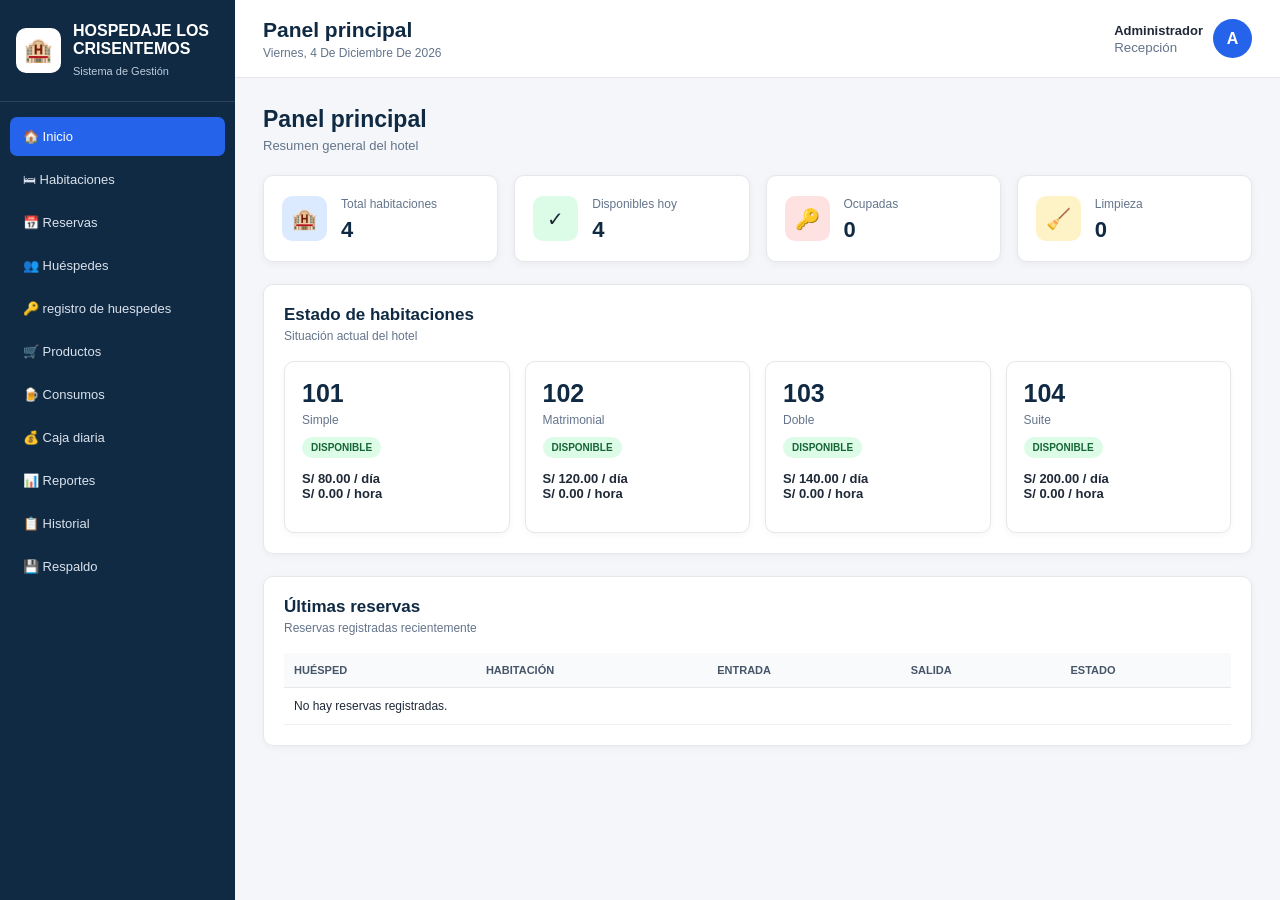
<file: index.html>
<!DOCTYPE html>
<html lang="es">

<head>
    <meta charset="UTF-8">

    <meta
        name="viewport"
        content="width=device-width, initial-scale=1.0"
    >

    <title>Sistema de Gestión Hotelera</title>

    <link
        rel="stylesheet"
        href="style.css"
    >
<style>
.estado-caja-turno { display:inline-block; padding:4px 9px; border-radius:8px; font-weight:700; }
.estado-caja-turno.abierta { color:#166534; background:#dcfce7; }
.estado-caja-turno.cerrada { color:#991b1b; background:#fee2e2; }
.estado-caja-turno.pendiente { color:#92400e; background:#fef3c7; }
#btnAbrirCajaTurno:disabled, #btnCerrarCajaTurno:disabled { opacity:.55; cursor:not-allowed; }
</style>
</head>

<body>

<!-- =====================================================
     SIDEBAR
===================================================== -->

<aside class="sidebar">

    <div class="logo">

        <div class="logo-icono">
            🏨
        </div>

        <div>
            <h2>HOSPEDAJE 
LOS CRISENTEMOS</h2>
            <span>Sistema de Gestión</span>
        </div>
        <!-- actualizar pages -->

    </div>


    <nav>

        <button
            class="menu-item activo"
            onclick="mostrarSeccion('inicio', this)"
        >
            🏠 Inicio
        </button>


        <button
            class="menu-item"
            onclick="mostrarSeccion('habitaciones', this)"
        >
            🛏 Habitaciones
        </button>


        <button
            class="menu-item"
            onclick="mostrarSeccion('reservas', this)"
        >
            📅 Reservas
        </button>


        <button
            class="menu-item"
            onclick="mostrarSeccion('huespedes', this)"
        >
            👥 Huéspedes
        </button>


        <button
            class="menu-item"
            onclick="abrirCheckInDirecto()"
        >
            🔑 registro de huespedes
        </button>


        <button
            class="menu-item"
            onclick="mostrarSeccion('productos', this)"
        >
            🛒 Productos
        </button>


        <button
            class="menu-item"
            onclick="mostrarSeccion('consumos', this)"
        >
            🍺 Consumos
        </button>


        <button
            class="menu-item"
            onclick="mostrarSeccion('caja', this)"
        >
            💰 Caja diaria
        </button>


        <button
            class="menu-item"
            onclick="mostrarSeccion('reportes', this)"
        >
            📊 Reportes
        </button>


        <button
            class="menu-item"
            onclick="mostrarSeccion('historial', this)"
        >
            📋 Historial
        </button>


        <button
            class="menu-item"
            onclick="mostrarSeccion('seguridad', this)"
        >
            💾 Respaldo
        </button>

    </nav>

</aside>



<!-- =====================================================
     CONTENIDO
===================================================== -->

<div class="contenido">


    <!-- TOPBAR -->

    <header class="topbar">

        <div class="titulo-topbar">

            <h1 id="tituloPagina">
                Panel principal
            </h1>

            <p id="fechaActual"></p>

        </div>


        <div class="usuario">

            <div>

                <strong>
                    Administrador
                </strong>

                <small>
                    Recepción
                </small>

            </div>

            <div class="avatar">
                A
            </div>

        </div>

    </header>



    <!-- =================================================
         INICIO
    ================================================== -->

    <section
        id="inicio"
        class="seccion activa"
    >

        <div class="encabezado-seccion">

            <div>

                <h2>
                    Panel principal
                </h2>

                <p>
                    Resumen general del hotel
                </p>

            </div>

        </div>



        <div class="resumen">

            <div class="card-resumen">

                <div class="icono-card azul">
                    🏨
                </div>

                <div>
                    <span>Total habitaciones</span>
                    <h2 id="totalHabitaciones">0</h2>
                </div>

            </div>


            <div class="card-resumen">

                <div class="icono-card verde">
                    ✓
                </div>

                <div>
                    <span>Disponibles hoy</span>
                    <h2 id="totalDisponibles">0</h2>
                </div>

            </div>


            <div class="card-resumen">

                <div class="icono-card rojo">
                    🔑
                </div>

                <div>
                    <span>Ocupadas</span>
                    <h2 id="totalOcupadas">0</h2>
                </div>

            </div>


            <div class="card-resumen">

                <div class="icono-card amarillo">
                    🧹
                </div>

                <div>
                    <span>Limpieza</span>
                    <h2 id="totalLimpieza">0</h2>
                </div>

            </div>

        </div>



        <div class="panel">

            <div class="panel-cabecera">

                <div>
                    <h3>Estado de habitaciones</h3>
                    <p>Situación actual del hotel</p>
                </div>

            </div>

            <div
                id="habitacionesInicio"
                class="habitaciones-grid"
            ></div>

        </div>



        <div class="panel">

            <div class="panel-cabecera">

                <div>
                    <h3>Últimas reservas</h3>
                    <p>Reservas registradas recientemente</p>
                </div>

            </div>


            <div class="tabla-responsive">

                <table>

                    <thead>

                        <tr>
                            <th>Huésped</th>
                            <th>Habitación</th>
                            <th>Entrada</th>
                            <th>Salida</th>
                            <th>Estado</th>
                        </tr>

                    </thead>

                    <tbody id="reservasInicio"></tbody>

                </table>

            </div>

        </div>

    </section>



    <!-- =================================================
         HABITACIONES
    ================================================== -->

    <section
        id="habitaciones"
        class="seccion"
    >

        <div class="encabezado-seccion">

            <div>
                <h2>Habitaciones</h2>
                <p>Administración de habitaciones</p>
            </div>


            <button
                class="btn-principal"
                onclick="abrirModalHabitacion()"
            >
                + Nueva habitación
            </button>

        </div>



        <div class="filtros">

            <button
                class="filtro activo"
                onclick="filtrarHabitaciones('TODAS', this)"
            >
                Todas
            </button>

            <button
                class="filtro"
                onclick="filtrarHabitaciones('DISPONIBLE', this)"
            >
                Disponibles
            </button>

            <button
                class="filtro"
                onclick="filtrarHabitaciones('OCUPADA', this)"
            >
                Ocupadas
            </button>

            <button
                class="filtro"
                onclick="filtrarHabitaciones('LIMPIEZA', this)"
            >
                Limpieza
            </button>

            <button
                class="filtro"
                onclick="filtrarHabitaciones('MANTENIMIENTO', this)"
            >
                Mantenimiento
            </button>

        </div>


        <div
            id="listaHabitaciones"
            class="habitaciones-grid"
        ></div>

    </section>



    <!-- =================================================
         RESERVAS
    ================================================== -->

    <section
        id="reservas"
        class="seccion"
    >

        <div class="encabezado-seccion">

            <div>
                <h2>Reservas</h2>

                <p>
                    Reservas actuales y futuras
                </p>
            </div>


            <button
                class="btn-principal"
                onclick="abrirModalReserva()"
            >
                + Nueva reserva
            </button>

        </div>



        <div class="panel">

            <div class="buscador">

                <input
                    type="text"
                    id="buscarReserva"
                    placeholder="Buscar huésped, DNI o habitación..."
                    oninput="renderReservas()"
                >

            </div>


            <div class="tabla-responsive">

                <table>

                    <thead>

                        <tr>

                            <th>#</th>

                            <th>Huésped</th>

                            <th>DNI</th>

                            <th>Habitación</th>

                            <th>Entrada</th>

                            <th>Salida</th>

                            <th>Total</th>

                            <th>Estado</th>

                            <th>Acciones</th>

                        </tr>

                    </thead>

                    <tbody id="tablaReservas"></tbody>

                </table>

            </div>

        </div>

    </section>



    <!-- =================================================
         HUÉSPEDES
    ================================================== -->

    <section
        id="huespedes"
        class="seccion"
    >

        <div class="encabezado-seccion">

            <div>
                <h2>Huéspedes</h2>
                <p>Registro de huéspedes</p>
            </div>

        </div>


        <div class="panel">

            <div class="buscador">

                <input
                    type="text"
                    id="buscarHuesped"
                    placeholder="Buscar por nombre o DNI..."
                    oninput="renderHuespedes()"
                >

            </div>


            <div class="tabla-responsive">

                <table>

                    <thead>

                        <tr>
                            <th>Huésped</th>
                            <th>DNI</th>
                            <th>Teléfono</th>
                            <th>Habitación</th>
                            <th>Estado</th>
                        </tr>

                    </thead>

                    <tbody id="tablaHuespedes"></tbody>

                </table>

            </div>

        </div>

    </section>



    <!-- =================================================
         PRODUCTOS
    ================================================== -->

    <section
        id="productos"
        class="seccion"
    >

        <div class="encabezado-seccion">

            <div>
                <h2>Productos</h2>

                <p>
                    Inventario del hotel
                </p>
            </div>


            <button
                class="btn-principal"
                onclick="abrirModalProducto()"
            >
                + Nuevo producto
            </button>

        </div>



        <div class="resumen">

            <div class="card-resumen">

                <div class="icono-card azul">
                    📦
                </div>

                <div>

                    <span>
                        Productos
                    </span>

                    <h2 id="totalProductos">
                        0
                    </h2>

                </div>

            </div>


            <div class="card-resumen">

                <div class="icono-card verde">
                    🛒
                </div>

                <div>

                    <span>
                        Stock total
                    </span>

                    <h2 id="stockTotal">
                        0
                    </h2>

                </div>

            </div>

        </div>



        <div class="panel">

            <div class="buscador">

                <input
                    type="text"
                    id="buscarProducto"
                    placeholder="Buscar producto..."
                    oninput="renderProductos()"
                >

            </div>


            <div class="tabla-responsive">

                <table>

                    <thead>

                        <tr>

                            <th>Producto</th>

                            <th>Categoría</th>

                            <th>Precio</th>

                            <th>Stock</th>

                            <th>Acciones</th>

                        </tr>

                    </thead>

                    <tbody id="tablaProductos"></tbody>

                </table>

            </div>

        </div>

    </section>



    <!-- =================================================
         CONSUMOS
    ================================================== -->

    <section
        id="consumos"
        class="seccion"
    >

        <div class="encabezado-seccion">

            <div>
                <h2>Consumos</h2>

                <p>
                    Productos cargados a habitaciones
                </p>
            </div>


            <div style="display:flex; gap:10px; flex-wrap:wrap;">
                <button
                    class="btn-principal"
                    onclick="abrirModalConsumo()"
                >
                    + Agregar consumo
                </button>

                <button
                    class="btn-secundario"
                    style="background:#fee2e2; border-color:#fecaca; color:#b91c1c;"
                    onclick="eliminarTodosConsumos()"
                >
                    🗑 Eliminar todos los consumos
                </button>
            </div>

        </div>


        <div class="panel">

            <div class="tabla-responsive">

                <table>

                    <thead>

                        <tr>

                            <th>Fecha</th>

                            <th>Habitación</th>

                            <th>Huésped</th>

                            <th>Producto</th>

                            <th>Cantidad</th>

                            <th>Precio</th>

                            <th>Total</th>

                        </tr>

                    </thead>

                    <tbody id="tablaConsumos"></tbody>

                </table>

            </div>

        </div>

    </section>



    <!-- =================================================
         CAJA
    ================================================== -->

    <section
        id="caja"
        class="seccion"
    >

        <div class="encabezado-seccion">

            <div>
                <h2>Caja diaria</h2>
                <p>Pagos recibidos</p>
            </div>

        </div>


        <div class="filtro-fechas">

            <div class="campo">

                <label>Fecha de apertura del turno</label>

                <input
                    type="date"
                    id="fechaCaja"
                    onchange="renderCaja()"
                >

            </div>

            <div class="campo">

                <label>Turno</label>

                <select id="turnoCaja" onchange="renderCaja()">
                    <option value="MANANA">Mañana · 6:00 a. m. – 6:00 p. m.</option>
                    <option value="NOCHE">Noche · 6:00 p. m. – 6:00 a. m.</option>
                </select>

            </div>

        </div>

        <div class="panel" style="margin-bottom:16px;">
            <strong id="etiquetaHorarioCaja">Horario del turno</strong>
            <p>Estado de caja: <strong id="estadoCajaTurno" class="estado-caja-turno pendiente">PENDIENTE DE APERTURA</strong></p>
        </div>

        <div class="panel apertura-caja-panel">

            <div>
                <strong>💵 Apertura de caja</strong>
                <p>Ingresa con cuánto efectivo comienzas el día.</p>
            </div>

            <div class="apertura-caja-controles">
                <input type="number" id="montoAperturaCaja" min="0" step="0.01" placeholder="Efectivo inicial (S/)">
                <button class="btn-principal" id="btnAbrirCajaTurno" onclick="guardarAperturaCaja()">Abrir caja del turno</button>
            </div>

            <div class="apertura-caja-resumen">
                <span>Inicio: <strong id="cajaMontoInicial">S/ 0.00</strong></span>
                <span>Efectivo esperado: <strong id="cajaEfectivoEsperado">S/ 0.00</strong></span>
            </div>

            <div class="apertura-caja-controles" style="margin-top:12px;">
                <label for="montoCierreCaja">Efectivo contado al cierre (S/)</label>
                <input type="number" id="montoCierreCaja" min="0" step="0.01" placeholder="Monto contado">
                <button class="btn-principal" id="btnCerrarCajaTurno" onclick="cerrarCajaTurno()">Cerrar turno y caja</button>
            </div>

        </div>


        <div class="resumen resumen-caja">

            <div class="card-resumen">

                <div>
                    <span>Efectivo</span>
                    <h2 id="cajaEfectivo">
                        S/ 0.00
                    </h2>
                </div>

            </div>


            <div class="card-resumen">

                <div>
                    <span>Yape</span>
                    <h2 id="cajaYape">
                        S/ 0.00
                    </h2>
                </div>

            </div>


            <div class="card-resumen">

                <div>
                    <span>Plin</span>
                    <h2 id="cajaPlin">
                        S/ 0.00
                    </h2>
                </div>

            </div>


            <div class="card-resumen">

                <div>
                    <span>Tarjeta</span>
                    <h2 id="cajaTarjeta">
                        S/ 0.00
                    </h2>
                </div>

            </div>

        </div>



        <div class="panel total-caja-panel">

            <span>
                TOTAL DEL DÍA
            </span>

            <strong id="cajaTotal">
                S/ 0.00
            </strong>

        </div>



        <div class="panel">

            <div class="tabla-responsive">

                <table>

                    <thead>

                        <tr>
                            <th>Hora</th>
                            <th>Habitación</th>
                            <th>Huésped</th>
                            <th>Método</th>
                            <th>Monto</th>
                            <th>Comprobante</th>
                        </tr>

                    </thead>

                    <tbody id="tablaCaja"></tbody>

                </table>

            </div>

        </div>

    </section>



    <!-- =================================================
         REPORTES
    ================================================== -->

    <section
        id="reportes"
        class="seccion"
    >

        <div class="encabezado-seccion">

            <div>
                <h2>Reportes</h2>

                <p>
                    Consulta por rango de fechas
                </p>
            </div>

        </div>


        <div class="panel">

            <div class="filtro-reporte">

                <div class="campo">

                    <label>
                        Desde
                    </label>

                    <input
                        type="date"
                        id="reporteDesde"
                    >

                </div>


                <div class="campo">

                    <label>
                        Hasta
                    </label>

                    <input
                        type="date"
                        id="reporteHasta"
                    >

                </div>


                <button
                    class="btn-principal"
                    onclick="generarReporte()"
                >
                    Generar reporte
                </button>

            </div>

        </div>



        <div class="resumen">

            <div class="card-resumen">

                <div>
                    <span>Ingresos</span>

                    <h2 id="reporteIngresos">
                        S/ 0.00
                    </h2>
                </div>

            </div>


            <div class="card-resumen">

                <div>
                    <span>Reservas</span>

                    <h2 id="reporteReservas">
                        0
                    </h2>
                </div>

            </div>


            <div class="card-resumen">

                <div>
                    <span>Consumos</span>

                    <h2 id="reporteConsumos">
                        S/ 0.00
                    </h2>
                </div>

            </div>


            <div class="card-resumen">

                <div>
                    <span>Canceladas</span>

                    <h2 id="reporteCanceladas">
                        0
                    </h2>
                </div>

            </div>

        </div>



        <div class="panel tabla-reporte">

            <div class="tabla-responsive">

                <table>

                    <thead>

                        <tr>
                            <th>Fecha</th>
                            <th>Huésped</th>
                            <th>Habitación</th>
                            <th>Método</th>
                            <th>Monto</th>
                        </tr>

                    </thead>

                    <tbody id="tablaReporte"></tbody>

                </table>

            </div>

        </div>

    </section>



    <!-- =================================================
         HISTORIAL
    ================================================== -->

    <section
        id="historial"
        class="seccion"
    >

        <div class="encabezado-seccion">

            <div>

                <h2>
                    Historial de movimientos
                </h2>

                <p>
                    Registro de operaciones realizadas en el sistema
                </p>

            </div>

            <button class="btn-eliminar" onclick="eliminarHistorialMovimientos()">
                🗑 Eliminar historial
            </button>

        </div>


        <div class="panel">

            <div class="buscador">

                <input
                    type="text"
                    id="buscarHistorial"
                    placeholder="Buscar habitación, huésped, acción..."
                    oninput="renderHistorial()"
                >

            </div>


            <div class="tabla-responsive">

                <table>

                    <thead>

                        <tr>

                            <th>Fecha y hora</th>

                            <th>Acción</th>

                            <th>Habitación</th>

                            <th>Detalle</th>

                        </tr>

                    </thead>


                    <tbody id="tablaHistorial"></tbody>

                </table>

            </div>

        </div>

    </section>



    <!-- =================================================
         RESPALDO
    ================================================== -->

    <section
        id="seguridad"
        class="seccion"
    >

        <div class="encabezado-seccion">

            <div>

                <h2>
                    Respaldo de información
                </h2>

                <p>
                    Protege los datos del hotel
                </p>

            </div>

        </div>


        <div class="panel">

            <div class="seguridad-cabecera">

                <div class="seguridad-icono">
                    💾
                </div>


                <div>

                    <h3>
                        Copia de seguridad
                    </h3>

                    <p>
                        El respaldo guarda habitaciones,
                        reservas, huéspedes, productos,
                        consumos, pagos e historial.
                    </p>

                </div>

            </div>


            <div class="seguridad-botones">

                <button
                    class="btn-respaldo"
                    onclick="crearRespaldo()"
                >
                    💾 Crear respaldo
                </button>


                <button
                    class="btn-restaurar"
                    onclick="seleccionarRespaldo()"
                >
                    📂 Restaurar respaldo
                </button>

            </div>


            <input
                type="file"
                id="archivoRespaldo"
                accept=".json,application/json"
                onchange="restaurarRespaldo(event)"
                hidden
            >


            <div class="aviso-respaldo">

                ⚠️ Guarda el archivo de respaldo en un
                lugar seguro, por ejemplo una memoria USB
                o una carpeta externa.

            </div>


            <div class="lista-seguridad">

                <div>
                    ✓ Habitaciones
                </div>

                <div>
                    ✓ Reservas
                </div>

                <div>
                    ✓ Productos
                </div>

                <div>
                    ✓ Consumos
                </div>

                <div>
                    ✓ Pagos
                </div>

                <div>
                    ✓ Historial
                </div>

            </div>

        </div>

    </section>

</div>



<!-- =====================================================
     MODAL HABITACIÓN
===================================================== -->

<div
    id="modalHabitacion"
    class="modal"
>

    <div class="modal-contenido">

        <button
            class="cerrar"
            onclick="cerrarModal('modalHabitacion')"
        >
            ×
        </button>


        <h2 id="tituloModalHabitacion">
            Nueva habitación
        </h2>


        <input
            type="hidden"
            id="habitacionEditandoId"
        >


        <div class="form-grid">

            <div class="campo">

                <label>
                    Número
                </label>

                <input
                    type="text"
                    id="numeroHabitacion"
                    placeholder="Ejemplo: 101"
                >

            </div>


            <div class="campo">

                <label>
                    Tipo
                </label>

                <select id="tipoHabitacion">

                    <option value="Simple">
                        Simple
                    </option>

                    <option value="Matrimonial">
                        Matrimonial
                    </option>

                    <option value="Doble">
                        Doble
                    </option>

                    <option value="Triple">
                        Triple
                    </option>

                    <option value="Suite">
                        Suite
                    </option>

                </select>

            </div>


            <div class="campo">

                <label>
                    Precio por día
                </label>

                <input
                    type="number"
                    id="precioHabitacion"
                    min="0"
                    step="0.01"
                >

            </div>


            <div class="campo">

                <label>
                    Precio por hora
                </label>

                <input
                    type="number"
                    id="precioHoraHabitacion"
                    min="0"
                    step="0.01"
                >

            </div>


            <div class="campo">

                <label>
                    Estado
                </label>

                <select id="estadoHabitacion">

                    <option value="DISPONIBLE">
                        Disponible
                    </option>

                    <option value="LIMPIEZA">
                        Limpieza
                    </option>

                    <option value="MANTENIMIENTO">
                        Mantenimiento
                    </option>

                </select>

            </div>

        </div>


        <button
            class="btn-guardar"
            onclick="guardarHabitacion()"
        >
            Guardar habitación
        </button>

    </div>

</div>



<!-- =====================================================
     MODAL RESERVA
===================================================== -->

<div
    id="modalReserva"
    class="modal"
>

    <div class="modal-contenido modal-grande">

        <button
            class="cerrar"
            onclick="cerrarModal('modalReserva')"
        >
            ×
        </button>


        <h2 id="tituloModalReserva">
            Nueva reserva
        </h2>


        <input
            type="hidden"
            id="reservaEditandoId"
        >


        <div class="form-grid">

            <div class="campo">

                <label>
                    Nombre del huésped
                </label>

                <input
                    type="text"
                    id="nombreReserva"
                >

            </div>


            <div class="campo">

                <label>
                    DNI
                </label>

                <input
                    type="text"
                    id="dniReserva"
                    maxlength="8"
                >

            </div>


            <div class="campo">

                <label>
                    Teléfono
                </label>

                <input
                    type="text"
                    id="telefonoReserva"
                >

            </div>


            <div class="campo">

                <label>
                    Habitación
                </label>

                <select
                    id="habitacionReserva"
                    onchange="calcularReserva()"
                ></select>

            </div>


            <div class="campo">

                <label>
                    Fecha de entrada
                </label>

                <input
                    type="date"
                    id="entradaReserva"
                    onchange="actualizarHabitacionesReserva(); calcularReserva();"
                >

            </div>


            <div class="campo">

                <label>
                    Fecha de salida
                </label>

                <input
                    type="date"
                    id="salidaReserva"
                    onchange="actualizarHabitacionesReserva(); calcularReserva();"
                >

            </div>

        </div>


        <div class="calculo-reserva">

            <span>
                Total hospedaje
            </span>

            <strong id="totalReserva">
                S/ 0.00
            </strong>

        </div>


        <button
            class="btn-guardar"
            onclick="guardarReserva()"
        >
            Guardar reserva
        </button>

    </div>

</div>



<!-- =====================================================
     CHECK-IN
===================================================== -->

<div
    id="modalCheckIn"
    class="modal"
>

    <div class="modal-contenido modal-grande">

        <button
            class="cerrar"
            onclick="cerrarModal('modalCheckIn')"
        >
            ×
        </button>


        <h2>
            Check-in directo
        </h2>


        <div class="form-grid">

            <div class="campo">

                <label>
                    Huésped
                </label>

                <input
                    type="text"
                    id="checkinNombre"
                >

            </div>


            <div class="campo">

                <label>
                    DNI
                </label>

                <input
                    type="text"
                    id="checkinDni"
                    maxlength="8"
                >

            </div>


            <div class="campo">

                <label>
                    Teléfono
                </label>

                <input
                    type="text"
                    id="checkinTelefono"
                >

            </div>


            <div class="campo">

                <label>
                    Habitación
                </label>

                <select
                    id="checkinHabitacion"
                    onchange="calcularCheckIn()"
                ></select>

            </div>


            <div class="campo">

                <label>
                    Tipo de estadía
                </label>

                <select
                    id="checkinTipoEstadia"
                    onchange="cambiarTipoEstadiaCheckIn()"
                >
                    <option value="DIA">Por día</option>
                    <option value="HORAS">Por horas</option>
                </select>

            </div>


            <div class="campo">

                <label>
                    Entrada
                </label>

                <input
                    type="date"
                    id="checkinEntrada"
                    onchange="calcularCheckIn()"
                >

            </div>


            <div class="campo" id="campoHoraEntrada" style="display:none;">

                <label>Hora de entrada</label>

                <input
                    type="time"
                    id="checkinHoraEntrada"
                    oninput="calcularCheckIn()"
                >

            </div>


            <div class="campo">

                <label id="checkinCantidadLabel">
                    Días
                </label>

                <input
                    type="number"
                    id="checkinNoches"
                    min="1"
                    value="1"
                    oninput="calcularCheckIn()"
                >

            </div>


            <div class="campo">

                <label id="checkinPrecioLabel">
                    Precio por día
                </label>

                <input
                    type="number"
                    id="checkinPrecioAplicado"
                    min="0"
                    step="0.01"
                    oninput="calcularCheckIn(true)"
                >

            </div>


            <div class="campo" id="campoHoraFin" style="display:none;">

                <label>Termina</label>

                <div id="checkinHoraFin" class="dato-fin-estadia">-</div>

            </div>


            <div class="campo">

                <label>
                    Adultos
                </label>

                <input
                    type="number"
                    id="checkinAdultos"
                    min="1"
                    value="1"
                >

            </div>


            <div class="campo">

                <label>
                    Niños
                </label>

                <input
                    type="number"
                    id="checkinNinos"
                    min="0"
                    value="0"
                >

            </div>

        </div>


        <div class="calculo-reserva">

            <span>
                Total
            </span>

            <strong id="checkinTotal">
                S/ 0.00
            </strong>

        </div>


        <button
            class="btn-guardar"
            onclick="guardarCheckInDirecto()"
        >
            Realizar check-in
        </button>

    </div>

</div>



<!-- =====================================================
     PRODUCTO
===================================================== -->

<div
    id="modalProducto"
    class="modal"
>

    <div class="modal-contenido">

        <button
            class="cerrar"
            onclick="cerrarModal('modalProducto')"
        >
            ×
        </button>


        <h2 id="tituloModalProducto">
            Nuevo producto
        </h2>


        <input
            type="hidden"
            id="productoEditandoId"
        >


        <div class="form-grid">

            <div class="campo">

                <label>
                    Producto
                </label>

                <input
                    type="text"
                    id="nombreProducto"
                >

            </div>


            <div class="campo">

                <label>
                    Categoría
                </label>

                <select id="categoriaProducto">

                    <option value="Bebida">
                        Bebida
                    </option>

                    <option value="Higiene">
                        Higiene
                    </option>

                    <option value="Snack">
                        Snack
                    </option>

                    <option value="Otro">
                        Otro
                    </option>

                </select>

            </div>


            <div class="campo">

                <label>
                    Precio
                </label>

                <input
                    type="number"
                    id="precioProducto"
                    min="0"
                    step="0.01"
                >

            </div>


            <div class="campo">

                <label>
                    Stock
                </label>

                <input
                    type="number"
                    id="stockProducto"
                    min="0"
                >

            </div>

        </div>


        <button
            class="btn-guardar"
            onclick="guardarProducto()"
        >
            Guardar producto
        </button>

    </div>

</div>


<!-- =====================================================
     INGRESO DE MERCADERÍA AL ALMACÉN
===================================================== -->
<div id="modalIngresoStock" class="modal">
    <div class="modal-contenido">
        <button class="cerrar" onclick="cerrarModal('modalIngresoStock')">×</button>
        <h2>Ingresar al almacén</h2>
        <p id="nombreProductoIngreso" style="margin:10px 0 16px;color:#64748b;"></p>
        <input type="hidden" id="productoIngresoStockId">
        <div class="campo">
            <label>Unidades que ingresan</label>
            <input type="number" id="cantidadIngresoStock" min="1" step="1" placeholder="Ej. 20">
        </div>
        <button class="btn-guardar" onclick="registrarIngresoStock()">Confirmar ingreso al almacén</button>
    </div>
</div>


<!-- =====================================================
     CONSUMO MÚLTIPLE
===================================================== -->

<div
    id="modalConsumo"
    class="modal"
>

    <div class="modal-contenido modal-grande">

        <button
            class="cerrar"
            onclick="cerrarModal('modalConsumo')"
        >
            ×
        </button>


        <h2>
            Agregar productos
        </h2>


        <div class="campo">

            <label>
                Habitación
            </label>

            <select
                id="habitacionConsumo"
                onchange="actualizarProductosConsumo()"
            ></select>

        </div>


        <div class="campo">
            <label>Buscar producto</label>
            <input type="search" id="buscarProductoConsumo" placeholder="Escribe el nombre del producto..." oninput="actualizarProductosConsumo()">
        </div>

        <div class="cabecera-productos-consumo">

            <span>Producto</span>

            <span>Precio</span>

            <span>Stock</span>

            <span>Cantidad</span>

        </div>


        <div
            id="listaProductosConsumo"
            class="lista-productos-consumo"
        ></div>


        <div class="total-productos-consumo">

            <span>
                Total productos
            </span>

            <strong id="totalProductosConsumo">
                S/ 0.00
            </strong>

        </div>


        <button
            class="btn-guardar"
            onclick="guardarVariosConsumos()"
        >
            Agregar a la habitación
        </button>

    </div>

</div>



<!-- =====================================================
     CUENTA
===================================================== -->

<div
    id="modalCuenta"
    class="modal"
>

    <div class="modal-contenido modal-grande">

        <button
            class="cerrar"
            onclick="cerrarModal('modalCuenta')"
        >
            ×
        </button>


        <h2>
            Cuenta de habitación
        </h2>


        <div id="detalleCuenta"></div>

    </div>

</div>



<!-- =====================================================
     PAGO
===================================================== -->

<div
    id="modalPago"
    class="modal"
>

    <div class="modal-contenido">

        <button
            class="cerrar"
            onclick="cerrarModal('modalPago')"
        >
            ×
        </button>


        <h2>
            Registrar pago
        </h2>


        <input
            type="hidden"
            id="pagoReservaId"
        >


        <div class="detalle-pago-saldo">

            <span>
                Saldo pendiente
            </span>

            <strong id="pagoSaldo">
                S/ 0.00
            </strong>

        </div>


        <div class="campo campo-pago">

            <label>
                Monto
            </label>

            <input
                type="number"
                id="pagoMonto"
                min="0"
                step="0.01"
            >

        </div>


        <div class="campo campo-pago">

            <label>
                Método de pago
            </label>

            <select id="pagoMetodo">

                <option value="EFECTIVO">
                    Efectivo
                </option>

                <option value="YAPE">
                    Yape
                </option>

                <option value="PLIN">
                    Plin
                </option>

                <option value="TARJETA">
                    Tarjeta
                </option>

            </select>

        </div>


        <button
            class="btn-guardar"
            onclick="confirmarPago()"
        >
            Registrar pago
        </button>

    </div>

</div>



<!-- =====================================================
     COMPROBANTE
===================================================== -->

<div
    id="modalComprobante"
    class="modal"
>

    <div class="modal-contenido modal-comprobante">

        <button
            class="cerrar no-imprimir"
            onclick="cerrarModal('modalComprobante')"
        >
            ×
        </button>


        <div id="contenidoComprobante"></div>


        <button
            class="btn-guardar no-imprimir"
            onclick="imprimirComprobante()"
        >
            🖨 Imprimir comprobante
        </button>

    </div>

</div>



<!-- =====================================================
     MODAL AMPLIAR ESTADÍA
===================================================== -->
<div id="modalAmpliarEstadia" class="modal">
    <div class="modal-contenido">
        <button class="cerrar" onclick="cerrarModal('modalAmpliarEstadia')">×</button>
        <h2>Ampliar estadía</h2>
        <p id="ampliacionHuesped"></p>
        <p id="ampliacionDetalleActual"></p>
        <div class="campo">
            <label>Ampliar por</label>
            <select id="ampliacionTipo">
                <option value="HORAS">Horas</option>
                <option value="DIA">Días</option>
            </select>
        </div>
        <div class="campo">
            <label>Cantidad</label>
            <input type="number" id="ampliacionCantidad" min="1" step="1" value="1">
        </div>
        <div class="campo">
            <label>Cobro adicional (S/)</label>
            <input type="number" id="ampliacionMonto" min="0" step="0.01" placeholder="Ingrese el monto que cobrarán">
        </div>
        <button class="btn-guardar" onclick="guardarAmpliacionEstadia()">Guardar ampliación</button>
    </div>
</div>


<!-- =====================================================
     NOTIFICACIÓN
===================================================== -->

<div
    id="notificacion"
    class="notificacion"
></div>



<!-- =====================================================
     JAVASCRIPT
===================================================== -->

<script src="script.js"></script>

</body>
</file>
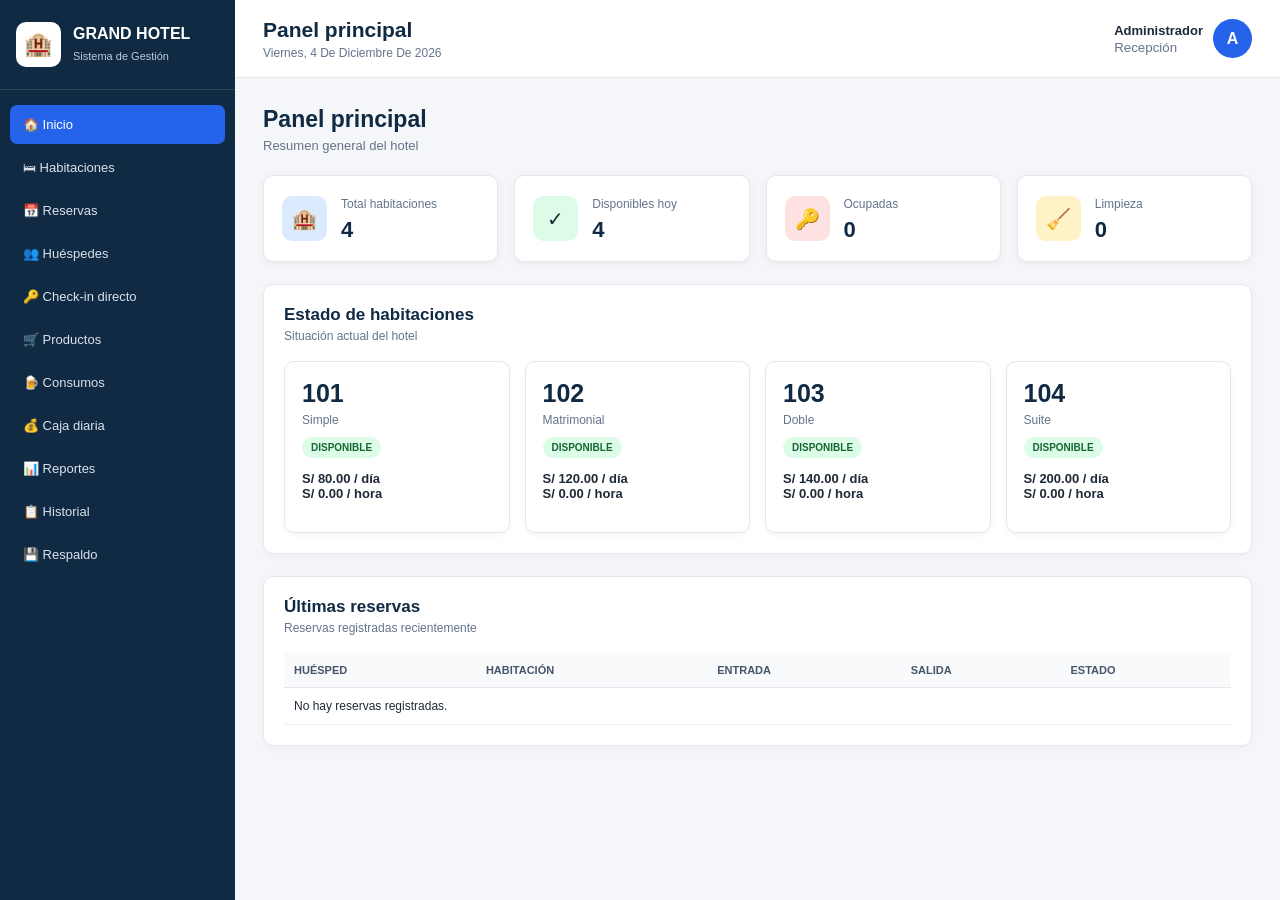
<file: index_turnos.html>
<!DOCTYPE html>
<html lang="es">

<head>
    <meta charset="UTF-8">

    <meta
        name="viewport"
        content="width=device-width, initial-scale=1.0"
    >

    <title>Sistema de Gestión Hotelera</title>

    <link
        rel="stylesheet"
        href="style.css"
    >
<style>
.estado-caja-turno { display:inline-block; padding:4px 9px; border-radius:8px; font-weight:700; }
.estado-caja-turno.abierta { color:#166534; background:#dcfce7; }
.estado-caja-turno.cerrada { color:#991b1b; background:#fee2e2; }
.estado-caja-turno.pendiente { color:#92400e; background:#fef3c7; }
#btnAbrirCajaTurno:disabled, #btnCerrarCajaTurno:disabled { opacity:.55; cursor:not-allowed; }
</style>
</head>

<body>

<!-- =====================================================
     SIDEBAR
===================================================== -->

<aside class="sidebar">

    <div class="logo">

        <div class="logo-icono">
            🏨
        </div>

        <div>
            <h2>GRAND HOTEL</h2>
            <span>Sistema de Gestión</span>
        </div>
        <!-- actualizar pages -->

    </div>


    <nav>

        <button
            class="menu-item activo"
            onclick="mostrarSeccion('inicio', this)"
        >
            🏠 Inicio
        </button>


        <button
            class="menu-item"
            onclick="mostrarSeccion('habitaciones', this)"
        >
            🛏 Habitaciones
        </button>


        <button
            class="menu-item"
            onclick="mostrarSeccion('reservas', this)"
        >
            📅 Reservas
        </button>


        <button
            class="menu-item"
            onclick="mostrarSeccion('huespedes', this)"
        >
            👥 Huéspedes
        </button>


        <button
            class="menu-item"
            onclick="abrirCheckInDirecto()"
        >
            🔑 Check-in directo
        </button>


        <button
            class="menu-item"
            onclick="mostrarSeccion('productos', this)"
        >
            🛒 Productos
        </button>


        <button
            class="menu-item"
            onclick="mostrarSeccion('consumos', this)"
        >
            🍺 Consumos
        </button>


        <button
            class="menu-item"
            onclick="mostrarSeccion('caja', this)"
        >
            💰 Caja diaria
        </button>


        <button
            class="menu-item"
            onclick="mostrarSeccion('reportes', this)"
        >
            📊 Reportes
        </button>


        <button
            class="menu-item"
            onclick="mostrarSeccion('historial', this)"
        >
            📋 Historial
        </button>


        <button
            class="menu-item"
            onclick="mostrarSeccion('seguridad', this)"
        >
            💾 Respaldo
        </button>

    </nav>

</aside>



<!-- =====================================================
     CONTENIDO
===================================================== -->

<div class="contenido">


    <!-- TOPBAR -->

    <header class="topbar">

        <div class="titulo-topbar">

            <h1 id="tituloPagina">
                Panel principal
            </h1>

            <p id="fechaActual"></p>

        </div>


        <div class="usuario">

            <div>

                <strong>
                    Administrador
                </strong>

                <small>
                    Recepción
                </small>

            </div>

            <div class="avatar">
                A
            </div>

        </div>

    </header>



    <!-- =================================================
         INICIO
    ================================================== -->

    <section
        id="inicio"
        class="seccion activa"
    >

        <div class="encabezado-seccion">

            <div>

                <h2>
                    Panel principal
                </h2>

                <p>
                    Resumen general del hotel
                </p>

            </div>

        </div>



        <div class="resumen">

            <div class="card-resumen">

                <div class="icono-card azul">
                    🏨
                </div>

                <div>
                    <span>Total habitaciones</span>
                    <h2 id="totalHabitaciones">0</h2>
                </div>

            </div>


            <div class="card-resumen">

                <div class="icono-card verde">
                    ✓
                </div>

                <div>
                    <span>Disponibles hoy</span>
                    <h2 id="totalDisponibles">0</h2>
                </div>

            </div>


            <div class="card-resumen">

                <div class="icono-card rojo">
                    🔑
                </div>

                <div>
                    <span>Ocupadas</span>
                    <h2 id="totalOcupadas">0</h2>
                </div>

            </div>


            <div class="card-resumen">

                <div class="icono-card amarillo">
                    🧹
                </div>

                <div>
                    <span>Limpieza</span>
                    <h2 id="totalLimpieza">0</h2>
                </div>

            </div>

        </div>



        <div class="panel">

            <div class="panel-cabecera">

                <div>
                    <h3>Estado de habitaciones</h3>
                    <p>Situación actual del hotel</p>
                </div>

            </div>

            <div
                id="habitacionesInicio"
                class="habitaciones-grid"
            ></div>

        </div>



        <div class="panel">

            <div class="panel-cabecera">

                <div>
                    <h3>Últimas reservas</h3>
                    <p>Reservas registradas recientemente</p>
                </div>

            </div>


            <div class="tabla-responsive">

                <table>

                    <thead>

                        <tr>
                            <th>Huésped</th>
                            <th>Habitación</th>
                            <th>Entrada</th>
                            <th>Salida</th>
                            <th>Estado</th>
                        </tr>

                    </thead>

                    <tbody id="reservasInicio"></tbody>

                </table>

            </div>

        </div>

    </section>



    <!-- =================================================
         HABITACIONES
    ================================================== -->

    <section
        id="habitaciones"
        class="seccion"
    >

        <div class="encabezado-seccion">

            <div>
                <h2>Habitaciones</h2>
                <p>Administración de habitaciones</p>
            </div>


            <button
                class="btn-principal"
                onclick="abrirModalHabitacion()"
            >
                + Nueva habitación
            </button>

        </div>



        <div class="filtros">

            <button
                class="filtro activo"
                onclick="filtrarHabitaciones('TODAS', this)"
            >
                Todas
            </button>

            <button
                class="filtro"
                onclick="filtrarHabitaciones('DISPONIBLE', this)"
            >
                Disponibles
            </button>

            <button
                class="filtro"
                onclick="filtrarHabitaciones('OCUPADA', this)"
            >
                Ocupadas
            </button>

            <button
                class="filtro"
                onclick="filtrarHabitaciones('LIMPIEZA', this)"
            >
                Limpieza
            </button>

            <button
                class="filtro"
                onclick="filtrarHabitaciones('MANTENIMIENTO', this)"
            >
                Mantenimiento
            </button>

        </div>


        <div
            id="listaHabitaciones"
            class="habitaciones-grid"
        ></div>

    </section>



    <!-- =================================================
         RESERVAS
    ================================================== -->

    <section
        id="reservas"
        class="seccion"
    >

        <div class="encabezado-seccion">

            <div>
                <h2>Reservas</h2>

                <p>
                    Reservas actuales y futuras
                </p>
            </div>


            <button
                class="btn-principal"
                onclick="abrirModalReserva()"
            >
                + Nueva reserva
            </button>

        </div>



        <div class="panel">

            <div class="buscador">

                <input
                    type="text"
                    id="buscarReserva"
                    placeholder="Buscar huésped, DNI o habitación..."
                    oninput="renderReservas()"
                >

            </div>


            <div class="tabla-responsive">

                <table>

                    <thead>

                        <tr>

                            <th>#</th>

                            <th>Huésped</th>

                            <th>DNI</th>

                            <th>Habitación</th>

                            <th>Entrada</th>

                            <th>Salida</th>

                            <th>Total</th>

                            <th>Estado</th>

                            <th>Acciones</th>

                        </tr>

                    </thead>

                    <tbody id="tablaReservas"></tbody>

                </table>

            </div>

        </div>

    </section>



    <!-- =================================================
         HUÉSPEDES
    ================================================== -->

    <section
        id="huespedes"
        class="seccion"
    >

        <div class="encabezado-seccion">

            <div>
                <h2>Huéspedes</h2>
                <p>Registro de huéspedes</p>
            </div>

        </div>


        <div class="panel">

            <div class="buscador">

                <input
                    type="text"
                    id="buscarHuesped"
                    placeholder="Buscar por nombre o DNI..."
                    oninput="renderHuespedes()"
                >

            </div>


            <div class="tabla-responsive">

                <table>

                    <thead>

                        <tr>
                            <th>Huésped</th>
                            <th>DNI</th>
                            <th>Teléfono</th>
                            <th>Habitación</th>
                            <th>Estado</th>
                        </tr>

                    </thead>

                    <tbody id="tablaHuespedes"></tbody>

                </table>

            </div>

        </div>

    </section>



    <!-- =================================================
         PRODUCTOS
    ================================================== -->

    <section
        id="productos"
        class="seccion"
    >

        <div class="encabezado-seccion">

            <div>
                <h2>Productos</h2>

                <p>
                    Inventario del hotel
                </p>
            </div>


            <button
                class="btn-principal"
                onclick="abrirModalProducto()"
            >
                + Nuevo producto
            </button>

        </div>



        <div class="resumen">

            <div class="card-resumen">

                <div class="icono-card azul">
                    📦
                </div>

                <div>

                    <span>
                        Productos
                    </span>

                    <h2 id="totalProductos">
                        0
                    </h2>

                </div>

            </div>


            <div class="card-resumen">

                <div class="icono-card verde">
                    🛒
                </div>

                <div>

                    <span>
                        Stock total
                    </span>

                    <h2 id="stockTotal">
                        0
                    </h2>

                </div>

            </div>

        </div>



        <div class="panel">

            <div class="buscador">

                <input
                    type="text"
                    id="buscarProducto"
                    placeholder="Buscar producto..."
                    oninput="renderProductos()"
                >

            </div>


            <div class="tabla-responsive">

                <table>

                    <thead>

                        <tr>

                            <th>Producto</th>

                            <th>Categoría</th>

                            <th>Precio</th>

                            <th>Stock</th>

                            <th>Acciones</th>

                        </tr>

                    </thead>

                    <tbody id="tablaProductos"></tbody>

                </table>

            </div>

        </div>

    </section>



    <!-- =================================================
         CONSUMOS
    ================================================== -->

    <section
        id="consumos"
        class="seccion"
    >

        <div class="encabezado-seccion">

            <div>
                <h2>Consumos</h2>

                <p>
                    Productos cargados a habitaciones
                </p>
            </div>


            <button
                class="btn-principal"
                onclick="abrirModalConsumo()"
            >
                + Agregar consumo
            </button>

        </div>


        <div class="panel">

            <div class="tabla-responsive">

                <table>

                    <thead>

                        <tr>

                            <th>Fecha</th>

                            <th>Habitación</th>

                            <th>Huésped</th>

                            <th>Producto</th>

                            <th>Cantidad</th>

                            <th>Precio</th>

                            <th>Total</th>

                        </tr>

                    </thead>

                    <tbody id="tablaConsumos"></tbody>

                </table>

            </div>

        </div>

    </section>



    <!-- =================================================
         CAJA
    ================================================== -->

    <section
        id="caja"
        class="seccion"
    >

        <div class="encabezado-seccion">

            <div>
                <h2>Caja diaria</h2>
                <p>Pagos recibidos</p>
            </div>

        </div>


        <div class="filtro-fechas">

            <div class="campo">

                <label>Fecha de apertura del turno</label>

                <input
                    type="date"
                    id="fechaCaja"
                    onchange="renderCaja()"
                >

            </div>

            <div class="campo">

                <label>Turno</label>

                <select id="turnoCaja" onchange="renderCaja()">
                    <option value="MANANA">Mañana · 6:00 a. m. – 6:00 p. m.</option>
                    <option value="NOCHE">Noche · 6:00 p. m. – 6:00 a. m.</option>
                </select>

            </div>

        </div>

        <div class="panel" style="margin-bottom:16px;">
            <strong id="etiquetaHorarioCaja">Horario del turno</strong>
            <p>Estado de caja: <strong id="estadoCajaTurno" class="estado-caja-turno pendiente">PENDIENTE DE APERTURA</strong></p>
        </div>

        <div class="panel apertura-caja-panel">

            <div>
                <strong>💵 Apertura de caja</strong>
                <p>Ingresa con cuánto efectivo comienzas el día.</p>
            </div>

            <div class="apertura-caja-controles">
                <input type="number" id="montoAperturaCaja" min="0" step="0.01" placeholder="Efectivo inicial (S/)">
                <button class="btn-principal" id="btnAbrirCajaTurno" onclick="guardarAperturaCaja()">Abrir caja del turno</button>
            </div>

            <div class="apertura-caja-resumen">
                <span>Inicio: <strong id="cajaMontoInicial">S/ 0.00</strong></span>
                <span>Efectivo esperado: <strong id="cajaEfectivoEsperado">S/ 0.00</strong></span>
            </div>

            <div class="apertura-caja-controles" style="margin-top:12px;">
                <label for="montoCierreCaja">Efectivo contado al cierre (S/)</label>
                <input type="number" id="montoCierreCaja" min="0" step="0.01" placeholder="Monto contado">
                <button class="btn-principal" id="btnCerrarCajaTurno" onclick="cerrarCajaTurno()">Cerrar turno y caja</button>
            </div>

        </div>


        <div class="resumen resumen-caja">

            <div class="card-resumen">

                <div>
                    <span>Efectivo</span>
                    <h2 id="cajaEfectivo">
                        S/ 0.00
                    </h2>
                </div>

            </div>


            <div class="card-resumen">

                <div>
                    <span>Yape</span>
                    <h2 id="cajaYape">
                        S/ 0.00
                    </h2>
                </div>

            </div>


            <div class="card-resumen">

                <div>
                    <span>Plin</span>
                    <h2 id="cajaPlin">
                        S/ 0.00
                    </h2>
                </div>

            </div>


            <div class="card-resumen">

                <div>
                    <span>Tarjeta</span>
                    <h2 id="cajaTarjeta">
                        S/ 0.00
                    </h2>
                </div>

            </div>

        </div>



        <div class="panel total-caja-panel">

            <span>
                TOTAL DEL DÍA
            </span>

            <strong id="cajaTotal">
                S/ 0.00
            </strong>

        </div>



        <div class="panel">

            <div class="tabla-responsive">

                <table>

                    <thead>

                        <tr>
                            <th>Hora</th>
                            <th>Habitación</th>
                            <th>Huésped</th>
                            <th>Método</th>
                            <th>Monto</th>
                            <th>Comprobante</th>
                        </tr>

                    </thead>

                    <tbody id="tablaCaja"></tbody>

                </table>

            </div>

        </div>

    </section>



    <!-- =================================================
         REPORTES
    ================================================== -->

    <section
        id="reportes"
        class="seccion"
    >

        <div class="encabezado-seccion">

            <div>
                <h2>Reportes</h2>

                <p>
                    Consulta por rango de fechas
                </p>
            </div>

        </div>


        <div class="panel">

            <div class="filtro-reporte">

                <div class="campo">

                    <label>
                        Desde
                    </label>

                    <input
                        type="date"
                        id="reporteDesde"
                    >

                </div>


                <div class="campo">

                    <label>
                        Hasta
                    </label>

                    <input
                        type="date"
                        id="reporteHasta"
                    >

                </div>


                <button
                    class="btn-principal"
                    onclick="generarReporte()"
                >
                    Generar reporte
                </button>

            </div>

        </div>



        <div class="resumen">

            <div class="card-resumen">

                <div>
                    <span>Ingresos</span>

                    <h2 id="reporteIngresos">
                        S/ 0.00
                    </h2>
                </div>

            </div>


            <div class="card-resumen">

                <div>
                    <span>Reservas</span>

                    <h2 id="reporteReservas">
                        0
                    </h2>
                </div>

            </div>


            <div class="card-resumen">

                <div>
                    <span>Consumos</span>

                    <h2 id="reporteConsumos">
                        S/ 0.00
                    </h2>
                </div>

            </div>


            <div class="card-resumen">

                <div>
                    <span>Canceladas</span>

                    <h2 id="reporteCanceladas">
                        0
                    </h2>
                </div>

            </div>

        </div>



        <div class="panel tabla-reporte">

            <div class="tabla-responsive">

                <table>

                    <thead>

                        <tr>
                            <th>Fecha</th>
                            <th>Huésped</th>
                            <th>Habitación</th>
                            <th>Método</th>
                            <th>Monto</th>
                        </tr>

                    </thead>

                    <tbody id="tablaReporte"></tbody>

                </table>

            </div>

        </div>

    </section>



    <!-- =================================================
         HISTORIAL
    ================================================== -->

    <section
        id="historial"
        class="seccion"
    >

        <div class="encabezado-seccion">

            <div>

                <h2>
                    Historial de movimientos
                </h2>

                <p>
                    Registro de operaciones realizadas en el sistema
                </p>

            </div>

        </div>


        <div class="panel">

            <div class="buscador">

                <input
                    type="text"
                    id="buscarHistorial"
                    placeholder="Buscar habitación, huésped, acción..."
                    oninput="renderHistorial()"
                >

            </div>


            <div class="tabla-responsive">

                <table>

                    <thead>

                        <tr>

                            <th>Fecha y hora</th>

                            <th>Acción</th>

                            <th>Habitación</th>

                            <th>Detalle</th>

                        </tr>

                    </thead>


                    <tbody id="tablaHistorial"></tbody>

                </table>

            </div>

        </div>

    </section>



    <!-- =================================================
         RESPALDO
    ================================================== -->

    <section
        id="seguridad"
        class="seccion"
    >

        <div class="encabezado-seccion">

            <div>

                <h2>
                    Respaldo de información
                </h2>

                <p>
                    Protege los datos del hotel
                </p>

            </div>

        </div>


        <div class="panel">

            <div class="seguridad-cabecera">

                <div class="seguridad-icono">
                    💾
                </div>


                <div>

                    <h3>
                        Copia de seguridad
                    </h3>

                    <p>
                        El respaldo guarda habitaciones,
                        reservas, huéspedes, productos,
                        consumos, pagos e historial.
                    </p>

                </div>

            </div>


            <div class="seguridad-botones">

                <button
                    class="btn-respaldo"
                    onclick="crearRespaldo()"
                >
                    💾 Crear respaldo
                </button>


                <button
                    class="btn-restaurar"
                    onclick="seleccionarRespaldo()"
                >
                    📂 Restaurar respaldo
                </button>

            </div>


            <input
                type="file"
                id="archivoRespaldo"
                accept=".json,application/json"
                onchange="restaurarRespaldo(event)"
                hidden
            >


            <div class="aviso-respaldo">

                ⚠️ Guarda el archivo de respaldo en un
                lugar seguro, por ejemplo una memoria USB
                o una carpeta externa.

            </div>


            <div class="lista-seguridad">

                <div>
                    ✓ Habitaciones
                </div>

                <div>
                    ✓ Reservas
                </div>

                <div>
                    ✓ Productos
                </div>

                <div>
                    ✓ Consumos
                </div>

                <div>
                    ✓ Pagos
                </div>

                <div>
                    ✓ Historial
                </div>

            </div>

        </div>

    </section>

</div>



<!-- =====================================================
     MODAL HABITACIÓN
===================================================== -->

<div
    id="modalHabitacion"
    class="modal"
>

    <div class="modal-contenido">

        <button
            class="cerrar"
            onclick="cerrarModal('modalHabitacion')"
        >
            ×
        </button>


        <h2 id="tituloModalHabitacion">
            Nueva habitación
        </h2>


        <input
            type="hidden"
            id="habitacionEditandoId"
        >


        <div class="form-grid">

            <div class="campo">

                <label>
                    Número
                </label>

                <input
                    type="text"
                    id="numeroHabitacion"
                    placeholder="Ejemplo: 101"
                >

            </div>


            <div class="campo">

                <label>
                    Tipo
                </label>

                <select id="tipoHabitacion">

                    <option value="Simple">
                        Simple
                    </option>

                    <option value="Matrimonial">
                        Matrimonial
                    </option>

                    <option value="Doble">
                        Doble
                    </option>

                    <option value="Triple">
                        Triple
                    </option>

                    <option value="Suite">
                        Suite
                    </option>

                </select>

            </div>


            <div class="campo">

                <label>
                    Precio por día
                </label>

                <input
                    type="number"
                    id="precioHabitacion"
                    min="0"
                    step="0.01"
                >

            </div>


            <div class="campo">

                <label>
                    Precio por hora
                </label>

                <input
                    type="number"
                    id="precioHoraHabitacion"
                    min="0"
                    step="0.01"
                >

            </div>


            <div class="campo">

                <label>
                    Estado
                </label>

                <select id="estadoHabitacion">

                    <option value="DISPONIBLE">
                        Disponible
                    </option>

                    <option value="LIMPIEZA">
                        Limpieza
                    </option>

                    <option value="MANTENIMIENTO">
                        Mantenimiento
                    </option>

                </select>

            </div>

        </div>


        <button
            class="btn-guardar"
            onclick="guardarHabitacion()"
        >
            Guardar habitación
        </button>

    </div>

</div>



<!-- =====================================================
     MODAL RESERVA
===================================================== -->

<div
    id="modalReserva"
    class="modal"
>

    <div class="modal-contenido modal-grande">

        <button
            class="cerrar"
            onclick="cerrarModal('modalReserva')"
        >
            ×
        </button>


        <h2 id="tituloModalReserva">
            Nueva reserva
        </h2>


        <input
            type="hidden"
            id="reservaEditandoId"
        >


        <div class="form-grid">

            <div class="campo">

                <label>
                    Nombre del huésped
                </label>

                <input
                    type="text"
                    id="nombreReserva"
                >

            </div>


            <div class="campo">

                <label>
                    DNI
                </label>

                <input
                    type="text"
                    id="dniReserva"
                    maxlength="8"
                >

            </div>


            <div class="campo">

                <label>
                    Teléfono
                </label>

                <input
                    type="text"
                    id="telefonoReserva"
                >

            </div>


            <div class="campo">

                <label>
                    Habitación
                </label>

                <select
                    id="habitacionReserva"
                    onchange="calcularReserva()"
                ></select>

            </div>


            <div class="campo">

                <label>
                    Fecha de entrada
                </label>

                <input
                    type="date"
                    id="entradaReserva"
                    onchange="actualizarHabitacionesReserva(); calcularReserva();"
                >

            </div>


            <div class="campo">

                <label>
                    Fecha de salida
                </label>

                <input
                    type="date"
                    id="salidaReserva"
                    onchange="actualizarHabitacionesReserva(); calcularReserva();"
                >

            </div>

        </div>


        <div class="calculo-reserva">

            <span>
                Total hospedaje
            </span>

            <strong id="totalReserva">
                S/ 0.00
            </strong>

        </div>


        <button
            class="btn-guardar"
            onclick="guardarReserva()"
        >
            Guardar reserva
        </button>

    </div>

</div>



<!-- =====================================================
     CHECK-IN
===================================================== -->

<div
    id="modalCheckIn"
    class="modal"
>

    <div class="modal-contenido modal-grande">

        <button
            class="cerrar"
            onclick="cerrarModal('modalCheckIn')"
        >
            ×
        </button>


        <h2>
            Check-in directo
        </h2>


        <div class="form-grid">

            <div class="campo">

                <label>
                    Huésped
                </label>

                <input
                    type="text"
                    id="checkinNombre"
                >

            </div>


            <div class="campo">

                <label>
                    DNI
                </label>

                <input
                    type="text"
                    id="checkinDni"
                    maxlength="8"
                >

            </div>


            <div class="campo">

                <label>
                    Teléfono
                </label>

                <input
                    type="text"
                    id="checkinTelefono"
                >

            </div>


            <div class="campo">

                <label>
                    Habitación
                </label>

                <select
                    id="checkinHabitacion"
                    onchange="calcularCheckIn()"
                ></select>

            </div>


            <div class="campo">

                <label>
                    Tipo de estadía
                </label>

                <select
                    id="checkinTipoEstadia"
                    onchange="cambiarTipoEstadiaCheckIn()"
                >
                    <option value="DIA">Por día</option>
                    <option value="HORAS">Por horas</option>
                </select>

            </div>


            <div class="campo">

                <label>
                    Entrada
                </label>

                <input
                    type="date"
                    id="checkinEntrada"
                    onchange="calcularCheckIn()"
                >

            </div>


            <div class="campo" id="campoHoraEntrada" style="display:none;">

                <label>Hora de entrada</label>

                <input
                    type="time"
                    id="checkinHoraEntrada"
                    oninput="calcularCheckIn()"
                >

            </div>


            <div class="campo">

                <label id="checkinCantidadLabel">
                    Días
                </label>

                <input
                    type="number"
                    id="checkinNoches"
                    min="1"
                    value="1"
                    oninput="calcularCheckIn()"
                >

            </div>


            <div class="campo">

                <label id="checkinPrecioLabel">
                    Precio por día
                </label>

                <input
                    type="number"
                    id="checkinPrecioAplicado"
                    min="0"
                    step="0.01"
                    oninput="calcularCheckIn(true)"
                >

            </div>


            <div class="campo" id="campoHoraFin" style="display:none;">

                <label>Termina</label>

                <div id="checkinHoraFin" class="dato-fin-estadia">-</div>

            </div>


            <div class="campo">

                <label>
                    Adultos
                </label>

                <input
                    type="number"
                    id="checkinAdultos"
                    min="1"
                    value="1"
                >

            </div>


            <div class="campo">

                <label>
                    Niños
                </label>

                <input
                    type="number"
                    id="checkinNinos"
                    min="0"
                    value="0"
                >

            </div>

        </div>


        <div class="calculo-reserva">

            <span>
                Total
            </span>

            <strong id="checkinTotal">
                S/ 0.00
            </strong>

        </div>


        <button
            class="btn-guardar"
            onclick="guardarCheckInDirecto()"
        >
            Realizar check-in
        </button>

    </div>

</div>



<!-- =====================================================
     PRODUCTO
===================================================== -->

<div
    id="modalProducto"
    class="modal"
>

    <div class="modal-contenido">

        <button
            class="cerrar"
            onclick="cerrarModal('modalProducto')"
        >
            ×
        </button>


        <h2 id="tituloModalProducto">
            Nuevo producto
        </h2>


        <input
            type="hidden"
            id="productoEditandoId"
        >


        <div class="form-grid">

            <div class="campo">

                <label>
                    Producto
                </label>

                <input
                    type="text"
                    id="nombreProducto"
                >

            </div>


            <div class="campo">

                <label>
                    Categoría
                </label>

                <select id="categoriaProducto">

                    <option value="Bebida">
                        Bebida
                    </option>

                    <option value="Higiene">
                        Higiene
                    </option>

                    <option value="Snack">
                        Snack
                    </option>

                    <option value="Otro">
                        Otro
                    </option>

                </select>

            </div>


            <div class="campo">

                <label>
                    Precio
                </label>

                <input
                    type="number"
                    id="precioProducto"
                    min="0"
                    step="0.01"
                >

            </div>


            <div class="campo">

                <label>
                    Stock
                </label>

                <input
                    type="number"
                    id="stockProducto"
                    min="0"
                >

            </div>

        </div>


        <button
            class="btn-guardar"
            onclick="guardarProducto()"
        >
            Guardar producto
        </button>

    </div>

</div>



<!-- =====================================================
     CONSUMO MÚLTIPLE
===================================================== -->

<div
    id="modalConsumo"
    class="modal"
>

    <div class="modal-contenido modal-grande">

        <button
            class="cerrar"
            onclick="cerrarModal('modalConsumo')"
        >
            ×
        </button>


        <h2>
            Agregar productos
        </h2>


        <div class="campo">

            <label>
                Habitación
            </label>

            <select
                id="habitacionConsumo"
                onchange="actualizarProductosConsumo()"
            ></select>

        </div>


        <div class="cabecera-productos-consumo">

            <span>Producto</span>

            <span>Precio</span>

            <span>Stock</span>

            <span>Cantidad</span>

        </div>


        <div
            id="listaProductosConsumo"
            class="lista-productos-consumo"
        ></div>


        <div class="total-productos-consumo">

            <span>
                Total productos
            </span>

            <strong id="totalProductosConsumo">
                S/ 0.00
            </strong>

        </div>


        <button
            class="btn-guardar"
            onclick="guardarVariosConsumos()"
        >
            Agregar a la habitación
        </button>

    </div>

</div>



<!-- =====================================================
     CUENTA
===================================================== -->

<div
    id="modalCuenta"
    class="modal"
>

    <div class="modal-contenido modal-grande">

        <button
            class="cerrar"
            onclick="cerrarModal('modalCuenta')"
        >
            ×
        </button>


        <h2>
            Cuenta de habitación
        </h2>


        <div id="detalleCuenta"></div>

    </div>

</div>



<!-- =====================================================
     PAGO
===================================================== -->

<div
    id="modalPago"
    class="modal"
>

    <div class="modal-contenido">

        <button
            class="cerrar"
            onclick="cerrarModal('modalPago')"
        >
            ×
        </button>


        <h2>
            Registrar pago
        </h2>


        <input
            type="hidden"
            id="pagoReservaId"
        >


        <div class="detalle-pago-saldo">

            <span>
                Saldo pendiente
            </span>

            <strong id="pagoSaldo">
                S/ 0.00
            </strong>

        </div>


        <div class="campo campo-pago">

            <label>
                Monto
            </label>

            <input
                type="number"
                id="pagoMonto"
                min="0"
                step="0.01"
            >

        </div>


        <div class="campo campo-pago">

            <label>
                Método de pago
            </label>

            <select id="pagoMetodo">

                <option value="EFECTIVO">
                    Efectivo
                </option>

                <option value="YAPE">
                    Yape
                </option>

                <option value="PLIN">
                    Plin
                </option>

                <option value="TARJETA">
                    Tarjeta
                </option>

            </select>

        </div>


        <button
            class="btn-guardar"
            onclick="confirmarPago()"
        >
            Registrar pago
        </button>

    </div>

</div>



<!-- =====================================================
     COMPROBANTE
===================================================== -->

<div
    id="modalComprobante"
    class="modal"
>

    <div class="modal-contenido modal-comprobante">

        <button
            class="cerrar no-imprimir"
            onclick="cerrarModal('modalComprobante')"
        >
            ×
        </button>


        <div id="contenidoComprobante"></div>


        <button
            class="btn-guardar no-imprimir"
            onclick="imprimirComprobante()"
        >
            🖨 Imprimir comprobante
        </button>

    </div>

</div>



<!-- =====================================================
     NOTIFICACIÓN
===================================================== -->

<div
    id="notificacion"
    class="notificacion"
></div>



<!-- =====================================================
     JAVASCRIPT
===================================================== -->

<script src="script.js"></script>

</body>
</file>
<file: style.css>
/* =====================================================
   SISTEMA HOTELERO - STYLE.CSS
===================================================== */

* {
    box-sizing: border-box;
    margin: 0;
    padding: 0;
}

html,
body {
    min-width: 1100px;
}

body {
    font-family: Arial, Helvetica, sans-serif;
    background: #f4f6f9;
    color: #1f2937;
}

button,
input,
select {
    font-family: inherit;
}

button {
    cursor: pointer;
}

button:disabled {
    opacity: 0.5;
    cursor: not-allowed;
}


/* =====================================================
   SIDEBAR
===================================================== */

.sidebar {
    position: fixed;
    top: 0;
    left: 0;
    width: 235px;
    height: 100vh;
    background: #102a43;
    color: white;
    overflow-y: auto;
    z-index: 100;
}

.logo {
    padding: 22px 16px;
    display: flex;
    align-items: center;
    gap: 12px;
    border-bottom: 1px solid rgba(255,255,255,.12);
}

.logo-icono {
    width: 45px;
    height: 45px;
    flex-shrink: 0;
    border-radius: 10px;
    background: white;
    color: #102a43;
    display: flex;
    align-items: center;
    justify-content: center;
    font-size: 23px;
}

.logo h2 {
    font-size: 16px;
    margin-bottom: 3px;
}

.logo span {
    color: #bcccdc;
    font-size: 11px;
}

.sidebar nav {
    padding: 15px 10px 30px;
}

.menu-item {
    width: 100%;
    border: none;
    background: transparent;
    color: #d9e2ec;
    display: flex;
    align-items: center;
    gap: 10px;
    padding: 12px 13px;
    margin-bottom: 4px;
    border-radius: 7px;
    font-size: 13px;
    text-align: left;
    transition: .2s;
}

.menu-item:hover {
    background: rgba(255,255,255,.09);
    color: white;
}

.menu-item.activo {
    background: #2563eb;
    color: white;
}


/* =====================================================
   CONTENIDO
===================================================== */

.contenido {
    margin-left: 235px;
    min-height: 100vh;
}

.topbar {
    height: 78px;
    background: white;
    border-bottom: 1px solid #e5e7eb;
    padding: 0 28px;
    display: flex;
    align-items: center;
    justify-content: space-between;
    position: sticky;
    top: 0;
    z-index: 50;
}

.titulo-topbar h1 {
    font-size: 21px;
    color: #102a43;
}

.titulo-topbar p {
    color: #64748b;
    font-size: 12px;
    margin-top: 4px;
    text-transform: capitalize;
}

.usuario {
    display: flex;
    align-items: center;
    gap: 10px;
}

.usuario strong,
.usuario small {
    display: block;
}

.usuario strong {
    font-size: 13px;
}

.usuario small {
    margin-top: 2px;
    color: #64748b;
}

.avatar {
    width: 39px;
    height: 39px;
    border-radius: 50%;
    background: #2563eb;
    color: white;
    display: flex;
    align-items: center;
    justify-content: center;
    font-weight: bold;
}


/* =====================================================
   SECCIONES
===================================================== */

.seccion {
    display: none;
    padding: 28px;
}

.seccion.activa {
    display: block;
}

.encabezado-seccion {
    display: flex;
    align-items: center;
    justify-content: space-between;
    margin-bottom: 22px;
}

.encabezado-seccion h2 {
    color: #102a43;
    font-size: 23px;
}

.encabezado-seccion p {
    color: #64748b;
    font-size: 13px;
    margin-top: 5px;
}


/* =====================================================
   BOTONES
===================================================== */

.btn-principal,
.btn-secundario,
.btn-guardar,
.btn-respaldo,
.btn-restaurar {
    border: none;
    border-radius: 7px;
    padding: 11px 17px;
    font-weight: 600;
    transition: .2s;
}

.btn-principal,
.btn-guardar {
    background: #2563eb;
    color: white;
}

.btn-principal:hover,
.btn-guardar:hover {
    background: #1d4ed8;
}

.btn-secundario {
    background: #eef2f7;
    border: 1px solid #d9e2ec;
    color: #334e68;
}

.btn-secundario:hover {
    background: #e2e8f0;
}

.btn-guardar {
    width: 100%;
    margin-top: 20px;
    padding: 13px;
}


/* =====================================================
   RESUMEN
===================================================== */

.resumen {
    display: grid;
    grid-template-columns: repeat(4, 1fr);
    gap: 16px;
    margin-bottom: 22px;
}

.card-resumen {
    background: white;
    border: 1px solid #e5e7eb;
    border-radius: 10px;
    padding: 18px;
    display: flex;
    align-items: center;
    gap: 14px;
    box-shadow: 0 2px 8px rgba(15,23,42,.05);
}

.card-resumen span {
    color: #64748b;
    font-size: 12px;
}

.card-resumen h2 {
    color: #102a43;
    font-size: 22px;
    margin-top: 5px;
}

.icono-card {
    width: 45px;
    height: 45px;
    border-radius: 10px;
    display: flex;
    align-items: center;
    justify-content: center;
    font-size: 20px;
}

.icono-card.azul {
    background: #dbeafe;
}

.icono-card.verde {
    background: #dcfce7;
}

.icono-card.rojo {
    background: #fee2e2;
}

.icono-card.amarillo {
    background: #fef3c7;
}


/* =====================================================
   PANELES
===================================================== */

.panel {
    background: white;
    border: 1px solid #e5e7eb;
    border-radius: 10px;
    padding: 20px;
    margin-bottom: 22px;
    box-shadow: 0 2px 8px rgba(15,23,42,.04);
}

.panel-cabecera {
    display: flex;
    align-items: center;
    justify-content: space-between;
    margin-bottom: 18px;
}

.panel-cabecera h3 {
    color: #102a43;
    font-size: 17px;
}

.panel-cabecera p {
    color: #64748b;
    font-size: 12px;
    margin-top: 4px;
}


/* =====================================================
   HABITACIONES
===================================================== */

.habitaciones-grid {
    display: grid;
    grid-template-columns: repeat(4, minmax(190px, 1fr));
    gap: 15px;
}

.habitacion-card {
    background: white;
    border: 1px solid #e5e7eb;
    border-radius: 10px;
    padding: 17px;
    box-shadow: 0 2px 6px rgba(0,0,0,.04);
    position: relative;
}

.numero-habitacion {
    color: #102a43;
    font-size: 25px;
    font-weight: bold;
}

.tipo-habitacion {
    color: #64748b;
    font-size: 12px;
    margin: 5px 0 10px;
}

.estado {
    display: inline-block;
    padding: 5px 9px;
    border-radius: 20px;
    font-size: 10px;
    font-weight: bold;
}

.estado-disponible {
    background: #dcfce7;
    color: #166534;
}

.estado-ocupada {
    background: #fee2e2;
    color: #991b1b;
}

.estado-limpieza {
    background: #fef3c7;
    color: #92400e;
}

.estado-mantenimiento {
    background: #e5e7eb;
    color: #374151;
}

.estado-reservada {
    background: #dbeafe;
    color: #1d4ed8;
}

.precio-habitacion {
    margin-top: 13px;
    font-size: 13px;
    font-weight: 600;
}

.acciones-habitacion {
    display: flex;
    flex-wrap: wrap;
    gap: 6px;
    margin-top: 14px;
}

.acciones-habitacion button {
    border: none;
    border-radius: 5px;
    padding: 7px 9px;
    background: #eef2f7;
    color: #334e68;
    font-size: 11px;
}

.acciones-habitacion button:hover {
    background: #dbeafe;
    color: #1d4ed8;
}

.acciones-habitacion .btn-eliminar {
    background: #fee2e2;
    color: #b91c1c;
}

.acciones-habitacion .btn-editar {
    background: #e0f2fe;
    color: #0369a1;
}


/* =====================================================
   FILTROS
===================================================== */

.filtros {
    display: flex;
    flex-wrap: wrap;
    gap: 8px;
    margin-bottom: 20px;
}

.filtro {
    border: 1px solid #d9e2ec;
    background: white;
    color: #52667a;
    border-radius: 7px;
    padding: 9px 13px;
    font-size: 12px;
}

.filtro:hover {
    background: #f8fafc;
}

.filtro.activo {
    background: #2563eb;
    color: white;
    border-color: #2563eb;
}


/* =====================================================
   BUSCADORES
===================================================== */

.buscador {
    margin-bottom: 17px;
}

.buscador input {
    width: 380px;
    max-width: 100%;
    padding: 10px 12px;
    border: 1px solid #d1d5db;
    border-radius: 7px;
    outline: none;
}

.buscador input:focus {
    border-color: #2563eb;
    box-shadow: 0 0 0 2px rgba(37,99,235,.08);
}


/* =====================================================
   TABLAS
===================================================== */

.tabla-responsive {
    width: 100%;
    overflow-x: auto;
}

table {
    width: 100%;
    border-collapse: collapse;
    min-width: 760px;
}

th {
    padding: 11px 10px;
    background: #f8fafc;
    border-bottom: 1px solid #e5e7eb;
    color: #475569;
    font-size: 11px;
    text-align: left;
    text-transform: uppercase;
}

td {
    padding: 11px 10px;
    border-bottom: 1px solid #eef2f7;
    font-size: 12px;
    vertical-align: middle;
}

tbody tr:hover {
    background: #fafcff;
}

.tabla-boton {
    border: none;
    border-radius: 5px;
    padding: 6px 8px;
    margin: 2px;
    background: #eef2f7;
    color: #334e68;
    font-size: 10px;
}

.tabla-boton:hover {
    background: #dbeafe;
}

.tabla-boton.azul {
    background: #dbeafe;
    color: #1d4ed8;
}

.tabla-boton.verde {
    background: #dcfce7;
    color: #166534;
}

.tabla-boton.rojo {
    background: #fee2e2;
    color: #b91c1c;
}

.tabla-boton.rojo:hover {
    background: #fecaca;
}


/* =====================================================
   MODALES
===================================================== */

.modal {
    position: fixed;
    inset: 0;
    display: none;
    align-items: center;
    justify-content: center;
    padding: 20px;
    background: rgba(15,23,42,.58);
    z-index: 1000;
}

.modal.activo {
    display: flex;
}

.modal-contenido {
    width: 500px;
    max-height: 90vh;
    overflow-y: auto;
    background: white;
    border-radius: 12px;
    padding: 25px;
    position: relative;
    box-shadow: 0 20px 50px rgba(0,0,0,.25);
}

.modal-grande {
    width: 760px;
}

.modal-contenido h2 {
    color: #102a43;
    font-size: 20px;
    margin-bottom: 20px;
}

.cerrar {
    position: absolute;
    top: 12px;
    right: 14px;
    width: 32px;
    height: 32px;
    border: none;
    border-radius: 50%;
    background: #f1f5f9;
    color: #475569;
    font-size: 21px;
}

.cerrar:hover {
    background: #e2e8f0;
}


/* =====================================================
   FORMULARIOS
===================================================== */

.form-grid {
    display: grid;
    grid-template-columns: repeat(2, 1fr);
    gap: 14px;
}

.campo {
    display: flex;
    flex-direction: column;
    gap: 6px;
}

.campo label {
    color: #475569;
    font-size: 12px;
    font-weight: 600;
}

.campo input,
.campo select {
    width: 100%;
    padding: 10px 11px;
    border: 1px solid #d1d5db;
    border-radius: 6px;
    outline: none;
    background: white;
}

.campo input:focus,
.campo select:focus {
    border-color: #2563eb;
    box-shadow: 0 0 0 2px rgba(37,99,235,.08);
}

.calculo-reserva {
    margin-top: 18px;
    padding: 15px;
    border-radius: 8px;
    background: #f8fafc;
    display: flex;
    align-items: center;
    justify-content: space-between;
}

.calculo-reserva span {
    color: #64748b;
}

.calculo-reserva strong {
    color: #102a43;
    font-size: 21px;
}


/* =====================================================
   RESERVAS FUTURAS
===================================================== */

.reserva-futura {
    display: inline-block;
    padding: 5px 9px;
    border-radius: 20px;
    background: #dbeafe;
    color: #1d4ed8;
    font-size: 10px;
    font-weight: bold;
}

.reserva-activa {
    display: inline-block;
    padding: 5px 9px;
    border-radius: 20px;
    background: #dcfce7;
    color: #166534;
    font-size: 10px;
    font-weight: bold;
}

.reserva-finalizada {
    display: inline-block;
    padding: 5px 9px;
    border-radius: 20px;
    background: #e5e7eb;
    color: #374151;
    font-size: 10px;
    font-weight: bold;
}

.reserva-cancelada {
    display: inline-block;
    padding: 5px 9px;
    border-radius: 20px;
    background: #fee2e2;
    color: #991b1b;
    font-size: 10px;
    font-weight: bold;
}


/* =====================================================
   PRODUCTOS Y CONSUMOS
===================================================== */

.cabecera-productos-consumo {
    display: grid;
    grid-template-columns: 2fr 1fr 1fr 1fr;
    gap: 10px;
    padding: 10px;
    margin-top: 18px;
    background: #f8fafc;
    border-radius: 6px;
    color: #64748b;
    font-size: 11px;
    font-weight: bold;
}

.lista-productos-consumo {
    max-height: 330px;
    overflow-y: auto;
    margin-top: 5px;
}

.producto-consumo-fila {
    display: grid;
    grid-template-columns: 2fr 1fr 1fr 1fr;
    gap: 10px;
    align-items: center;
    padding: 10px;
    border-bottom: 1px solid #eef2f7;
    font-size: 12px;
}

.producto-consumo-fila strong {
    color: #102a43;
}

.cantidad-producto {
    width: 80px;
    padding: 7px;
    border: 1px solid #d1d5db;
    border-radius: 5px;
}

.total-productos-consumo {
    margin-top: 15px;
    padding: 15px;
    background: #eff6ff;
    border-radius: 8px;
    display: flex;
    justify-content: space-between;
    align-items: center;
}

.total-productos-consumo strong {
    color: #1d4ed8;
    font-size: 20px;
}


/* =====================================================
   CUENTA
===================================================== */

.cuenta-cabecera {
    padding: 15px;
    margin-bottom: 15px;
    border-radius: 8px;
    background: #f8fafc;
}

.cuenta-cabecera h3 {
    color: #102a43;
    margin-bottom: 5px;
}

.cuenta-cabecera p {
    color: #64748b;
    font-size: 12px;
    margin-top: 3px;
}

.cuenta-linea {
    display: flex;
    justify-content: space-between;
    padding: 10px 0;
    border-bottom: 1px solid #eef2f7;
    font-size: 13px;
}

.cuenta-linea.total {
    font-size: 15px;
    font-weight: bold;
}

.cuenta-linea.saldo {
    color: #b91c1c;
    font-size: 17px;
    font-weight: bold;
}

.cuenta-acciones {
    display: flex;
    gap: 10px;
    margin-top: 18px;
}

.cuenta-acciones button {
    flex: 1;
}


/* =====================================================
   PAGOS
===================================================== */

.detalle-pago-saldo {
    display: flex;
    align-items: center;
    justify-content: space-between;
    padding: 15px;
    margin-bottom: 15px;
    border-radius: 8px;
    background: #fff7ed;
}

.detalle-pago-saldo span {
    color: #7c2d12;
}

.detalle-pago-saldo strong {
    color: #c2410c;
    font-size: 20px;
}

.campo-pago {
    margin-top: 14px;
}


/* =====================================================
   CAJA
===================================================== */

.filtro-fechas {
    display: flex;
    gap: 15px;
    margin-bottom: 20px;
}

.filtro-fechas .campo {
    width: 220px;
}

.resumen-caja {
    grid-template-columns: repeat(4, 1fr);
}

.total-caja-panel {
    display: flex;
    align-items: center;
    justify-content: space-between;
    background: #102a43;
    color: white;
}

.total-caja-panel span {
    font-size: 13px;
}

.total-caja-panel strong {
    font-size: 26px;
}


/* =====================================================
   REPORTES
===================================================== */

.filtro-reporte {
    display: flex;
    align-items: end;
    gap: 15px;
}

.filtro-reporte .campo {
    width: 220px;
}

.tabla-reporte {
    margin-top: 15px;
}


/* =====================================================
   HISTORIAL
===================================================== */

.historial-accion {
    display: inline-block;
    padding: 5px 8px;
    border-radius: 5px;
    background: #eff6ff;
    color: #1d4ed8;
    font-size: 10px;
    font-weight: bold;
}

.historial-fecha {
    color: #64748b;
    white-space: nowrap;
}

.historial-detalle {
    color: #334155;
}

.historial-habitacion {
    font-weight: bold;
    color: #102a43;
}


/* =====================================================
   RESPALDO
===================================================== */

.seguridad-cabecera {
    display: flex;
    align-items: center;
    gap: 18px;
    padding-bottom: 20px;
    border-bottom: 1px solid #e5e7eb;
}

.seguridad-icono {
    width: 65px;
    height: 65px;
    flex-shrink: 0;
    border-radius: 14px;
    background: #dbeafe;
    color: #1d4ed8;
    display: flex;
    align-items: center;
    justify-content: center;
    font-size: 31px;
}

.seguridad-cabecera h3 {
    color: #102a43;
    font-size: 18px;
    margin-bottom: 6px;
}

.seguridad-cabecera p {
    max-width: 650px;
    color: #64748b;
    font-size: 13px;
    line-height: 1.6;
}

.seguridad-botones {
    display: flex;
    gap: 15px;
    margin-top: 22px;
}

.btn-respaldo {
    min-width: 190px;
    background: #2563eb;
    color: white;
}

.btn-respaldo:hover {
    background: #1d4ed8;
}

.btn-restaurar {
    min-width: 190px;
    background: #059669;
    color: white;
}

.btn-restaurar:hover {
    background: #047857;
}

.aviso-respaldo {
    margin-top: 22px;
    padding: 14px;
    border: 1px solid #fde68a;
    border-radius: 8px;
    background: #fffbeb;
    color: #92400e;
    font-size: 12px;
    line-height: 1.6;
}

.lista-seguridad {
    display: grid;
    grid-template-columns: repeat(3, 1fr);
    gap: 12px;
    margin-top: 17px;
}

.lista-seguridad div {
    padding: 13px;
    border: 1px solid #e5e7eb;
    border-radius: 7px;
    background: #f8fafc;
    color: #334155;
    font-size: 12px;
}


/* =====================================================
   COMPROBANTE
===================================================== */

.modal-comprobante {
    width: 450px;
}

.comprobante {
    font-family: Arial, Helvetica, sans-serif;
}

.comprobante-encabezado {
    text-align: center;
    padding-bottom: 15px;
    margin-bottom: 15px;
    border-bottom: 1px dashed #94a3b8;
}

.comprobante-encabezado h2 {
    margin-bottom: 6px;
    font-size: 21px;
    letter-spacing: .3px;
}

.comprobante-encabezado p {
    color: #475569;
    font-size: 11px;
    line-height: 1.4;
}

.comprobante-dato {
    display: flex;
    justify-content: space-between;
    gap: 12px;
    padding: 6px 0;
    font-size: 13px;
    line-height: 1.35;
}

.comprobante-dato strong {
    font-size: 13px;
    text-align: right;
}

.comprobante-total {
    display: flex;
    justify-content: space-between;
    margin-top: 13px;
    padding-top: 10px;
    border-top: 1px dashed #94a3b8;
    font-size: 19px;
    font-weight: bold;
}


/* =====================================================
   NOTIFICACIONES
===================================================== */

.notificacion {
    position: fixed;
    right: 25px;
    bottom: 25px;
    z-index: 3000;
    padding: 13px 18px;
    border-radius: 8px;
    background: #102a43;
    color: white;
    box-shadow: 0 10px 25px rgba(0,0,0,.2);
    font-size: 13px;
    opacity: 0;
    transform: translateY(20px);
    pointer-events: none;
    transition: .25s;
}

.notificacion.mostrar {
    opacity: 1;
    transform: translateY(0);
}


/* =====================================================
   PANTALLAS GRANDES
===================================================== */

@media (min-width: 1500px) {

    .habitaciones-grid {
        grid-template-columns: repeat(5, 1fr);
    }

    .seccion {
        padding: 32px 38px;
    }
}


/* =====================================================
   ESCRITORIO MEDIANO
===================================================== */

@media (max-width: 1250px) {

    .habitaciones-grid {
        grid-template-columns: repeat(3, 1fr);
    }

    .resumen {
        grid-template-columns: repeat(2, 1fr);
    }

    .resumen-caja {
        grid-template-columns: repeat(2, 1fr);
    }
}


/* =====================================================
   IMPRESIÓN DE COMPROBANTE
===================================================== */

@media print {

    body * {
        visibility: hidden !important;
    }

    #modalComprobante,
    #modalComprobante * {
        visibility: visible !important;
    }

    #modalComprobante {
        position: absolute;
        inset: 0;
        display: block !important;
        background: white;
        padding: 0;
    }

    #modalComprobante .modal-contenido {
        width: 100%;
        max-width: 460px;
        margin: 0 auto;
        padding: 20px;
        box-shadow: none;
        border: none;
        overflow: visible;
    }

    #modalComprobante.comprobante-encabezado h2 {
        font-size: 21px;
    }

    #modalComprobante .comprobante-encabezado p {
        font-size: 11px;
    }

    #modalComprobante .comprobante-dato,
    #modalComprobante .comprobante-dato strong {
        font-size: 13px;
    }

    #modalComprobante .comprobante-total {
        font-size: 19px;
    }

    .no-imprimir {
        display: none !important;
    }
}

/* =====================================================
   ESTADÍAS POR HORAS / APERTURA DE CAJA
===================================================== */

.dato-fin-estadia {
    min-height: 39px;
    padding: 10px 11px;
    border: 1px solid #d1d5db;
    border-radius: 6px;
    background: #f8fafc;
    color: #102a43;
    font-weight: 600;
    font-size: 13px;
}

.tiempo-estadia {
    margin-top: 9px;
    padding: 9px 10px;
    border-radius: 7px;
    background: #fff7ed;
    color: #9a3412;
    font-size: 12px;
    line-height: 1.5;
}

.tiempo-estadia strong {
    color: #c2410c;
}

.tiempo-estadia.tiempo-terminado {
    background: #fee2e2;
    color: #991b1b;
}

.tiempo-estadia.tiempo-terminado strong {
    color: #b91c1c;
}

.apertura-caja-panel {
    display: flex;
    align-items: center;
    justify-content: space-between;
    gap: 20px;
}

.apertura-caja-panel p {
    margin-top: 5px;
    color: #64748b;
    font-size: 12px;
}

.apertura-caja-controles {
    display: flex;
    align-items: center;
    gap: 8px;
}

.apertura-caja-controles input {
    width: 130px;
    padding: 10px 11px;
    border: 1px solid #d1d5db;
    border-radius: 6px;
    outline: none;
}

.apertura-caja-resumen {
    display: flex;
    flex-direction: column;
    gap: 6px;
    min-width: 190px;
    color: #475569;
    font-size: 12px;
}

.apertura-caja-resumen strong {
    color: #102a43;
}
</file>
